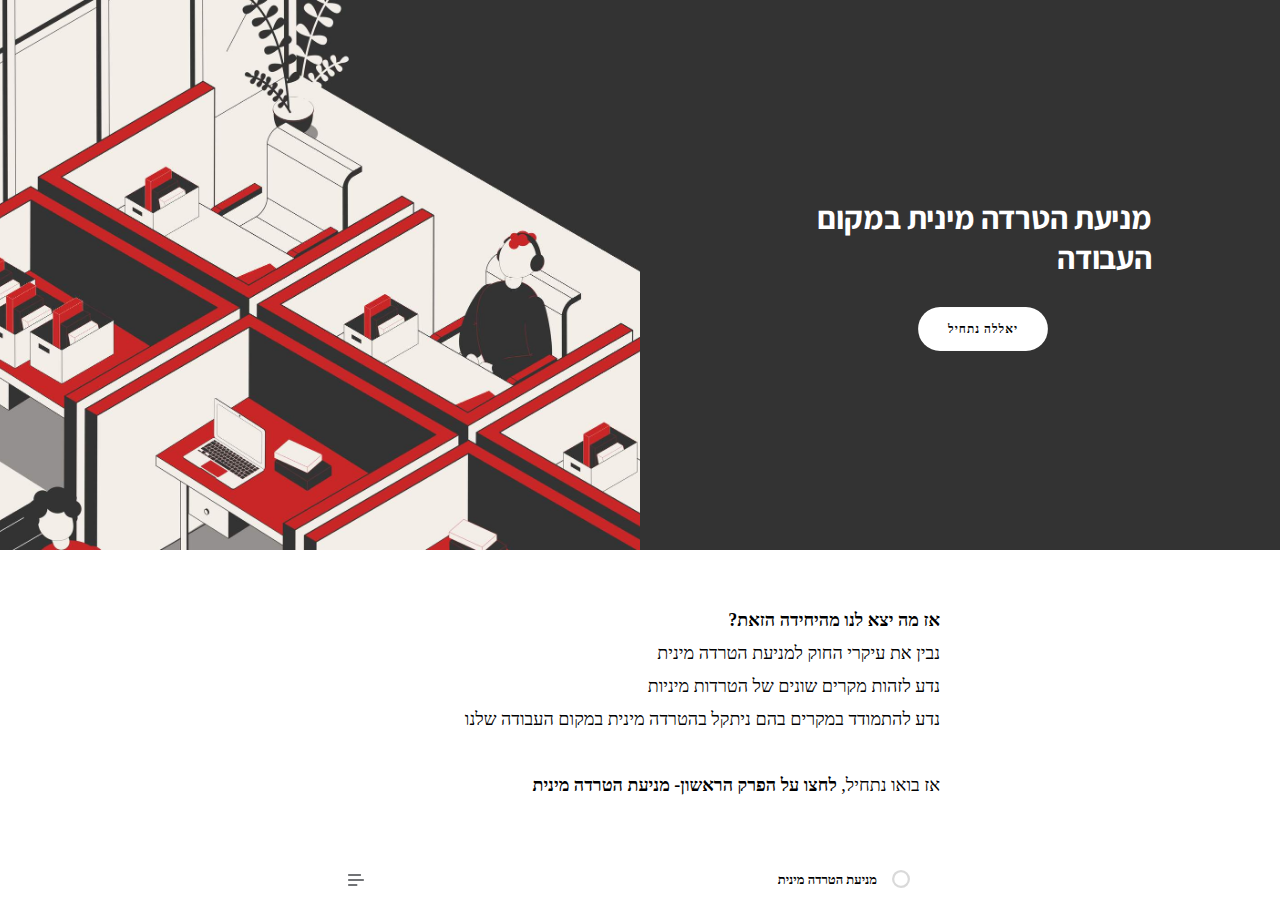
<file: index.html>
<!DOCTYPE html>
<html lang="en" class="">
  <head>
    <meta http-equiv="X-UA-Compatible" content="IE=edge,chrome=1">
    <meta name="viewport" content="width=device-width, initial-scale=1">
    <meta charset="utf-8">

    <title>מניעת הטרדה מינית במקום העבודה</title>

    <link type="text/css" rel="stylesheet" href="lib/icomoon.css">
    <script type="text/javascript" src="lib/player-0.0.11.min.js"></script>
    <script type="text/javascript" src="lib/lzwcompress.js"></script>

    <!-- Resize Hack -->
    <script type="text/javascript">
      window.resizeTo(screen.width, screen.height);
    </script>
    
    <!--[if lt IE 9]>
    <script src="//html5shiv.googlecode.com/svn/trunk/html5.js"></script>
    <![endif]-->

    <script id="__ENTRY__" type="application/json">
      {".js":["rise/d75eba59.js"]}
    </script>

    <script id="__REMOTE_ENTRIES__" type="application/json">
      {"mondrian":{".js":["mondrian/entry.js"]}}
    </script>

    <script>
      (function() {
        const jsonp = {}

        function loadModule(manifest) {
          const p = []

          if (manifest['.css'] != null) {
            for (var idx = 0; idx < manifest['.css'].length; idx++) {
              p.push(new Promise((resolve, reject) => {
                var link = document.createElement('link')
                link.onload = resolve
                link.onerror = reject
                link.rel = 'stylesheet'
                link.href = 'lib/' + manifest['.css'][idx]
                document.body.appendChild(link)
              }))
            }
          }

          if (manifest['.js'] != null) {
            for (var idx = 0; idx < manifest['.js'].length; idx++) {
              p.push(new Promise((resolve, reject) => {
                var script = document.createElement('script')
                script.onload = resolve
                script.onerror = reject
                script.src = 'lib/' + manifest['.js'][idx]
                document.body.appendChild(script)
              }))
            }
          }

          return Promise.all(p)
        }

        function deserialize(str) {
          const buffer = Uint8Array.from(atob(str), c => c.charCodeAt(0))
          const json = new TextDecoder().decode(buffer)
          const result = JSON.parse(json)
          return result
        }

        function __loadEntry() {
          return loadModule(JSON.parse(document.getElementById('__ENTRY__').textContent))
        }

        function __loadRemoteEntry(name) {
          const manifest = JSON.parse(document.getElementById('__REMOTE_ENTRIES__').textContent)
          if (manifest[name] == null) throw new Error(`Missing manifest for remote entry "${name}".`)
          return loadModule(manifest[name])
        }
        
        async function __loadJsonp(id, path) {
          try {
            return await new Promise((resolve, reject) => {
              try {
                jsonp[id] = resolve
                const script = document.createElement('script')
                script.onerror = reject
                script.src = `./${path}`
                document.head.appendChild(script)
              } catch (err) {
                reject(err)
              }
            })
          } finally {
            delete jsonp[id]
          }
        }

        function __resolveJsonp(id, data) {
          const resolve = jsonp[id]
          if (typeof resolve !== 'function') {
            throw new Error(`Could not load JSONP "${id}"`)
          }
          resolve(data)
        }

        async function __fetchCourse(name) {
          name = name == null ? window.i18n.default : name
          if (!window.i18n.available.includes(name)) {
            console.warn(`Could not load locale "${name}"`)
            name = window.i18n.available[0]
          }
          const encoded = await __loadJsonp(`course:${name}`, `locales/${name}.js`)
          const courseData = deserialize(encoded)
          return courseData
        }

        window.__loadEntry = __loadEntry
        window.__loadRemoteEntry = __loadRemoteEntry
        window.__loadJsonp = __loadJsonp
        window.__resolveJsonp = __resolveJsonp
        window.__fetchCourse = __fetchCourse
      })()
    </script>
  </head>
  <body>
    <div id="app"></div>
    <script type="text/javascript">
  (function(root) {
    window.i18n = {"available":["und"],"default":"und"};
    window.partnerContent = [];

    function isExport() {
      return true;
    }

    function resolvePath(path) {
      return ('assets/').concat(path);
    }

    function resolveFontPath(font) {
      return ('lib/fonts/').concat(font.key.split('/').reverse()[0]);
    }

    function fetchAvailableLocales() {
      return window.i18n
    }

    root.Runtime = {
      fetch: window.__fetchCourse,
      fetchAvailableLocales: fetchAvailableLocales,
      isExport: isExport,
      resolvePath: resolvePath,
      resolveFontPath: resolveFontPath
    };
  }(window));
</script>

    
    <script>__loadEntry()</script>
    
  </body>
</html>
</file>
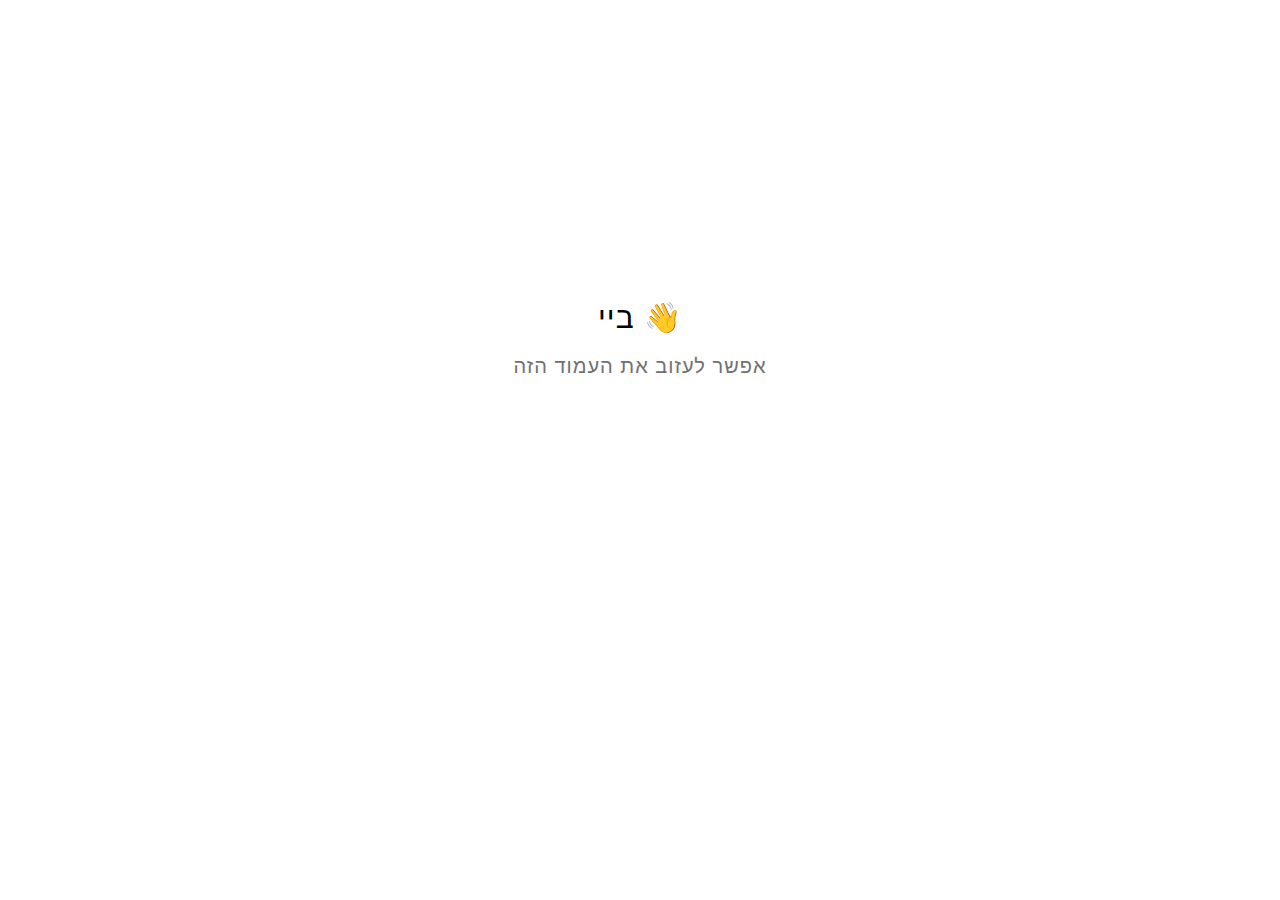
<file: goodbye.html>
<!DOCTYPE html>
<html lang="en">
  <head>
    <title>Goodbye</title>
    <meta charset="utf-8" lang="en">
    <style>
      html {
        font-size: 20px;
        font-family: 'lato', sans-serif;
        font-weight: lighter;
        letter-spacing: 0.05rem;
      }

      .goodbye-container {
        text-align: center;
        margin-top: 15rem;
      }

      .bye-message {
        font-size: 1.5rem;
      }

      .exit-text {
        color: #707070;
        margin-top: 1rem;
      }
    </style>
  </head>
  <body>
    <div class="goodbye-container">
      <div class="bye-message">ביי  👋 </div>
      <div class="exit-text">אפשר לעזוב את העמוד הזה</div>
    </div>
  </body>
</html>
</file>
<file: lib/icomoon.css>
@font-face {
	font-family: 'icomoon';
	src:  url('fonts/icomoon.ttf') format('truetype'),
				url('fonts/icomoon.woff') format('woff');
	font-weight: normal;
	font-style: normal;
}

@font-face {
    font-family: 'Assistent';
    src:  url('lib/fonts/sB51qmqyeb2ZDDxE-Assistant-Regular.woff') format('truetype'),
                url('fonts/sB51qmqyeb2ZDDxE-Assistant-Regular.woff') format('woff');
    font-weight: normal;
    font-style: normal;
}

@font-face {
    font-family: 'AssistentB';
    src:  url('lib/fonts/AcvV-M3waMxdqhfq-Assistant-Bold.woff') format('truetype'),
                url('lib/fonts/AcvV-M3waMxdqhfq-Assistant-Bold.woff') format('woff');
    font-weight: normal;
    font-style: normal;
}


[class^="icon-"], [class*=" icon-"] {
	/* use !important to prevent issues with browser extensions that change fonts */
	font-family: 'icomoon' !important;
	speak: none;
	font-style: normal;
	font-weight: normal;
	font-variant: normal;
	text-transform: none;
	line-height: 1;

	/* Better Font Rendering =========== */
	-webkit-font-smoothing: antialiased;
	-moz-osx-font-smoothing: grayscale;
}

.icon-edit-author-name:before {
	content: "\e976";
}
.icon-lock:before {
	content: "\e977";
}
.icon-checkmark-valid:before {
	content: "\e95d";
}
.icon-close-media-panel:before {
	content: "\e95e";
}
.icon-trash4:before {
	content: "\e95f";
}
.icon-x-invalid-url:before {
	content: "\e960";
}
.icon-attach2:before {
	content: "\e961";
}
.icon-bold:before {
	content: "\e962";
}
.icon-fontcolor:before {
	content: "\e963";
}
.icon-fontsize:before {
	content: "\e964";
}
.icon-italic:before {
	content: "\e965";
}
.icon-link:before {
	content: "\e966";
}
.icon-orderedlist:before {
	content: "\e967";
}
.icon-quote:before {
	content: "\e968";
}
.icon-unorderedlist:before {
	content: "\e969";
}
.icon-feedback:before {
	content: "\e910";
}
.icon-review:before {
	content: "\e911";
}
.icon-customizable:before {
	content: "\e908";
}
.icon-design:before {
	content: "\e909";
}
.icon-interactions:before {
	content: "\e90a";
}
.icon-questions:before {
	content: "\e90b";
}
.icon-scenarios2:before {
	content: "\e90c";
}
.icon-slides:before {
	content: "\e90d";
}
.icon-desktop:before {
	content: "\e902";
}
.icon-expressions:before {
	content: "\e903";
}
.icon-poses:before {
	content: "\e904";
}
.icon-retina:before {
	content: "\e905";
}
.icon-scenarios:before {
	content: "\e906";
}
.icon-transparency:before {
	content: "\e907";
}
.icon-Master-01:before {
	content: "\e934";
}
.icon-Master-02:before {
	content: "\e93a";
}
.icon-Master-03:before {
	content: "\e939";
}
.icon-Master-04:before {
	content: "\e936";
}
.icon-Master-05:before {
	content: "\e93b";
}
.icon-Master-06:before {
	content: "\e935";
}
.icon-Master-07:before {
	content: "\e937";
}
.icon-Master-08:before {
	content: "\e938";
}
.icon-Master-09:before {
	content: "\e922";
}
.icon-Master-10:before {
	content: "\e926";
}
.icon-Master-11:before {
	content: "\e924";
}
.icon-Master-12:before {
	content: "\e928";
}
.icon-Master-13:before {
	content: "\e923";
}
.icon-Master-14:before {
	content: "\e925";
}
.icon-Master-15:before {
	content: "\e929";
}
.icon-Master-16:before {
	content: "\e927";
}
.icon-Master-17:before {
	content: "\e92b";
}
.icon-Master-18:before {
	content: "\e92c";
}
.icon-Master-19:before {
	content: "\e92d";
}
.icon-Master-20:before {
	content: "\e92e";
}
.icon-Master-21:before {
	content: "\e92f";
}
.icon-Master-22:before {
	content: "\e930";
}
.icon-Master-23:before {
	content: "\e931";
}
.icon-Master-24:before {
	content: "\e932";
}
.icon-Master-25:before {
	content: "\e933";
}
.icon-Master-26:before {
	content: "\e92a";
}
.icon-check-circle:before {
	content: "\e803";
}
.icon-trash:before {
	content: "\e804";
}
.icon-rotation:before {
	content: "\e91a";
}
.icon-vector:before {
	content: "\e91b";
}
.icon-mute:before {
	content: "\e90e";
}
.icon-volume:before {
	content: "\e90f";
}
.icon-logo:before {
	content: "\e805";
}
.icon-share:before {
	content: "\e801";
}
.icon-sorting:before {
	content: "\e91c";
}
.icon-more:before {
	content: "\e91d";
}
.icon-copy:before {
	content: "\e951";
}
.icon-clock:before {
	content: "\e915";
}
.icon-quotes-left:before {
	content: "\e918";
}
.icon-list-numbered:before {
	content: "\e916";
}
.icon-list2:before {
	content: "\e917";
}
.icon-plus:before {
	content: "\e60a";
}
.icon-info:before {
	content: "\e974";
}
.icon-cross:before {
	content: "\e913";
}
.icon-checkmark:before {
	content: "\e975";
}
.icon-arrow-up2:before {
	content: "\e959";
}
.icon-arrow-down2:before {
	content: "\e95a";
}
.icon-sort-alpha-asc:before {
	content: "\e912";
}
.icon-rtf:before {
	content: "\e94b";
}
.icon-doc:before {
	content: "\e94a";
}
.icon-pdf:before {
	content: "\e94c";
}
.icon-ppt:before {
	content: "\e94d";
}
.icon-file:before {
	content: "\e94e";
}
.icon-xls:before {
	content: "\e94f";
}
.icon-zip:before {
	content: "\e950";
}
.icon-file-alt:before {
	content: "\e944";
}
.icon-doc-alt:before {
	content: "\e943";
}
.icon-pdf-alt:before {
	content: "\e945";
}
.icon-ppt-alt:before {
	content: "\e946";
}
.icon-rtf-alt:before {
	content: "\e947";
}
.icon-xls-alt:before {
	content: "\e948";
}
.icon-zip-alt:before {
	content: "\e949";
}
.icon-attach:before {
	content: "\e942";
}
.icon-reload:before {
	content: "\e941";
}
.icon-trash2:before {
	content: "\e60d";
}
.icon-arrow-left:before {
	content: "\e608";
}
.icon-arrow-right:before {
	content: "\e609";
}
.icon-check-alt:before {
	content: "\e606";
}
.icon-password-view:before {
	content: "\e972";
}
.icon-password-hide:before {
	content: "\e973";
}
.icon-view-grid:before {
	content: "\e96c";
}
.icon-grid-view:before {
	content: "\e96c";
}
.icon-view-list:before {
	content: "\e96d";
}
.icon-list-view:before {
	content: "\e96d";
}
.icon-blocks:before {
	content: "\e95b";
}
.icon-list3:before {
	content: "\e95c";
}
.icon-export:before {
	content: "\e958";
}
.icon-screencast:before {
	content: "\e957";
}
.icon-cursor:before {
	content: "\e956";
}
.icon-documents:before {
	content: "\e952";
}
.icon-duplicate:before {
	content: "\e952";
}
.icon-trash3:before {
	content: "\e953";
}
.icon-Article:before {
	content: "\e93c";
}
.icon-Interaction:before {
	content: "\e93d";
}
.icon-Quiz:before {
	content: "\e93e";
}
.icon-Video:before {
	content: "\e93f";
}
.icon-trashcan:before {
	content: "\e921";
}
.icon-marker_style:before {
	content: "\e920";
}
.icon-photo:before {
	content: "\e91f";
}
.icon-microphone:before {
	content: "\e91e";
}
.icon-plus2:before {
	content: "\e800";
}
.icon-processing:before {
	content: "\e607";
}
.icon-menu:before {
	content: "\e602";
}
.icon-headset:before {
	content: "\e603";
}
.icon-list:before {
	content: "\e604";
}
.icon-video:before {
	content: "\e605";
}
.icon-mail:before {
	content: "\e954";
}
.icon-remove:before {
	content: "\e955";
}
.icon-up-level-2:before {
	content: "\e96e";
}
.icon-up-level-list-2:before {
	content: "\e96f";
}
.icon-plus-circle:before {
	content: "\e802";
}
.icon-up-level:before {
	content: "\e970";
}
.icon-up-level-list:before {
	content: "\e971";
}
.icon-eye:before {
	content: "\e96b";
}
.icon-tick:before {
	content: "\e900";
}
.icon-check:before {
	content: "\e901";
}
.icon-link-alt:before {
	content: "\e919";
}
.icon-chevron-down:before {
	content: "\e60b";
}
.icon-chevron-up:before {
	content: "\e60c";
}
.icon-chevron-left:before {
	content: "\e600";
}
.icon-chevron:before {
	content: "\e601";
}
.icon-chevron-right:before {
	content: "\e601";
}
.icon-close-small:before {
	content: "\e940";
}
.icon-pie-chart:before {
	content: "\e914";
}
.icon-alert:before {
	content: "\e96a";
}
</file>
